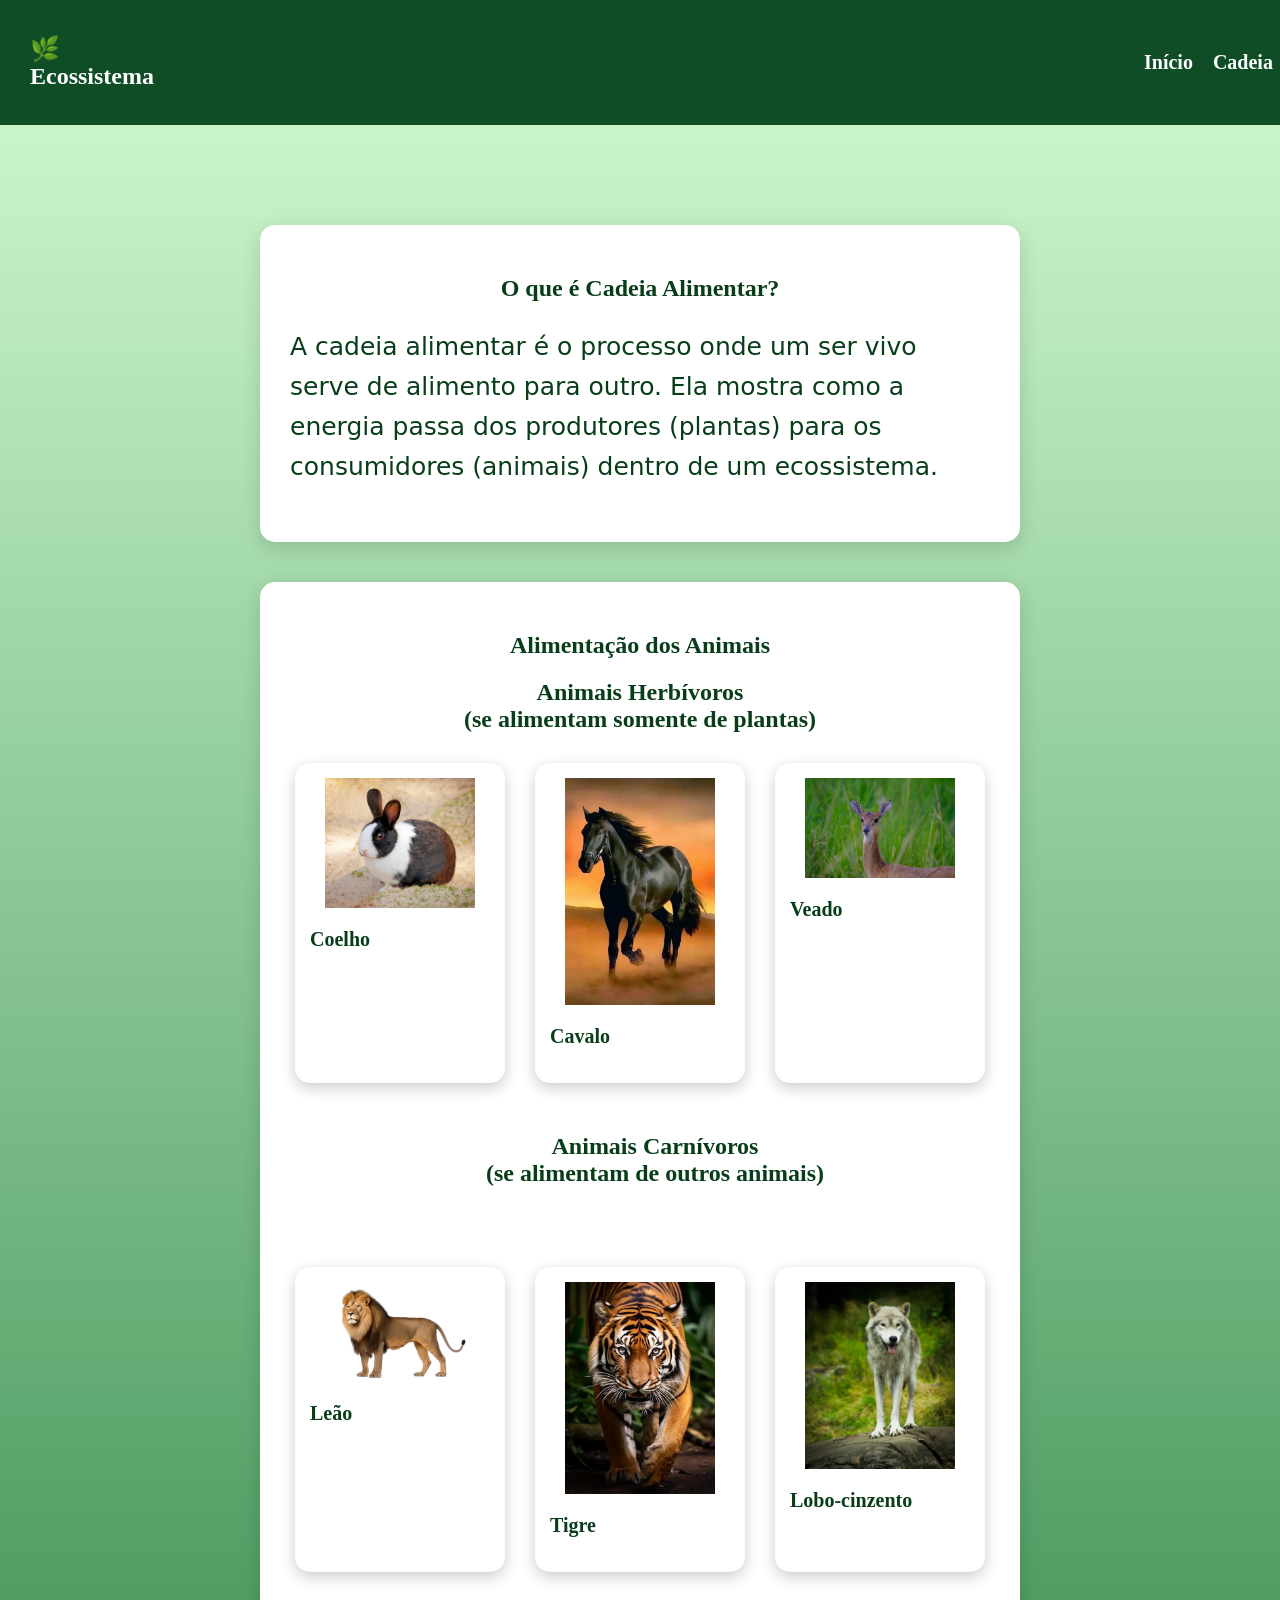
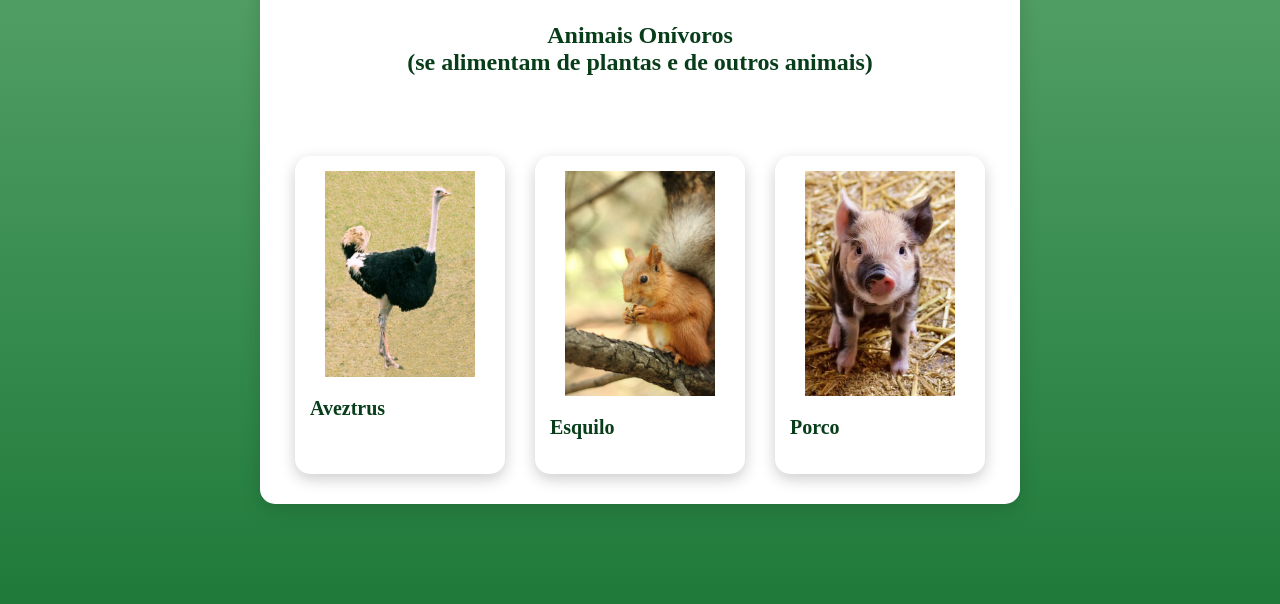
<file: index.html>
<!DOCTYPE html>
<html lang="pt-br">
<head>
<meta name="viewport" content="width=device-width, initial-scale=1.0">
<meta charset="UTF-8">
<title>Ecossistema - Cadeia Alimentar</title>
<link rel="stylesheet" href="style.css">
</head>
<body>

<nav>
  <h2>🌿 Ecossistema</h2>
  <ul>
    <li><a href="#inicio">Início</a></li>
    <li><a href="cadeia.html">Cadeia</a></li>
    <li><a href="animais.html">Animais</a></li>
  </ul>
</nav>

<section id="inicio" class="secao">
    <div class="card-explicacao">
  <h1>O que é Cadeia Alimentar?</h1>
  <p>
    A cadeia alimentar é o processo onde um ser vivo serve de alimento para outro.
    Ela mostra como a energia passa dos produtores (plantas) para os consumidores
    (animais) dentro de um ecossistema.
  </p>
    </div>
    <div class="card-animais">

<h1>Alimentação dos Animais</h1>
  <h2>Animais Herbívoros<br>(se alimentam somente de plantas)</br></h2>

  <div class="cards-animais">

    <div class="card-animal">
      <img src="coelho.jfif">
      <p>Coelho</p>
    </div>

    <div class="card-animal">
      <img src="cavalo.webp">
      <p>Cavalo</p>
    </div>

    <div class="card-animal">
      <img src="veado.jpg">
      <p>Veado</p>
</div>
      <br><h2>Animais Carnívoros<br>(se alimentam de outros animais)</br></h2>
      <div class="cards-animais">

        <div class="card-animal">
          <img src="leao.png">
          <p>Leão</p>
        </div>
    
        <div class="card-animal">
          <img src="tigre.webp">
          <p>Tigre</p>
        </div>
    
        <div class="card-animal">
          <img src="lobo.webp">
          <p>Lobo-cinzento</p>
        </div>

      <h2>Animais Onívoros<br>(se alimentam de plantas e de outros animais)</br></h2>
      <div class="cards-animais">

        <div class="card-animal">
          <img src="aveztrus.jfif">
          <p>Aveztrus</p>
        </div>
    
        <div class="card-animal">
          <img src="esquilo.jpg">
          <p>Esquilo</p>
        </div>
    
        <div class="card-animal">
          <img src="porco.webp">
          <p>Porco</p>
        </div>

</section>
</body>
</html>
</file>
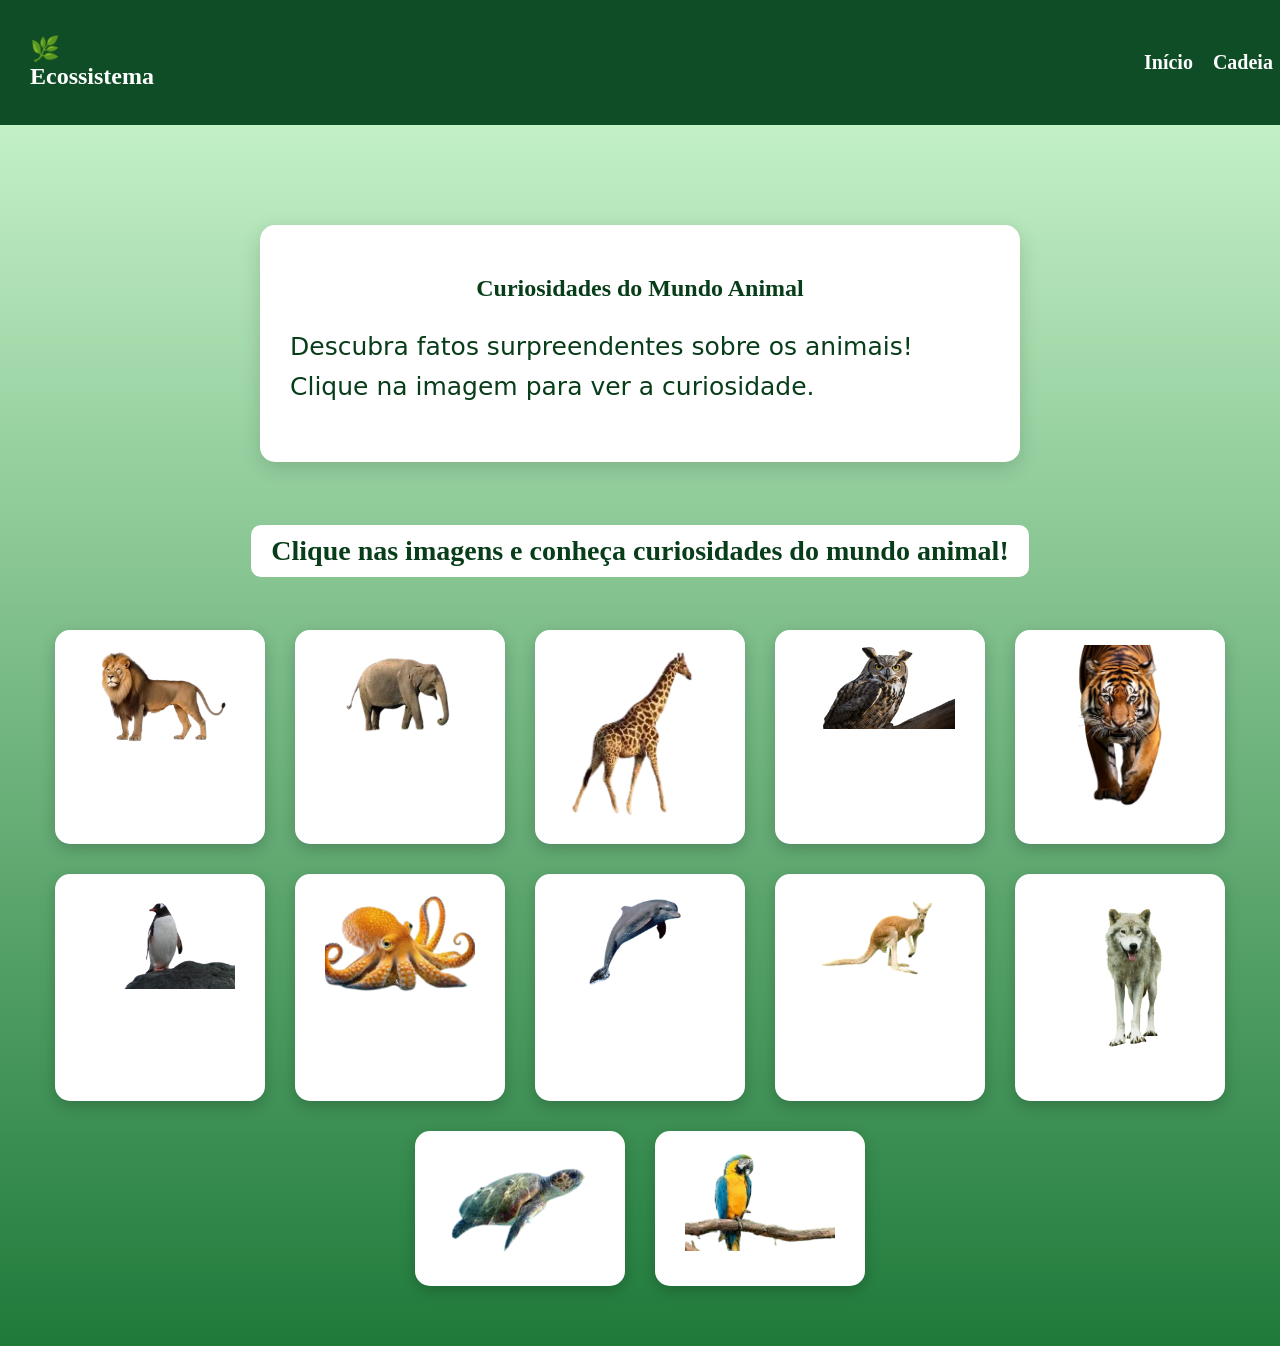
<file: animais.html>
<!DOCTYPE html>
<html lang="pt-br">
    <meta charset="UTF-8">
    <meta name="viewport" content="width=device-width, initial-scale=1.0">
<head>
    <meta charset="UTF-8">
    <title>Curiosidades do Mundo Animal</title>
    <link rel="stylesheet" href="style.css">
</head>
<body>
    
<nav>
    <h2>🌿 Ecossistema</h2>
    <ul>
      <li><a href="index.html">Início</a></li>
      <li><a href="cadeia.html">Cadeia</a></li>
      <li><a href="animais.html">Animais</a></li>
    </ul>
</nav>

<section class="secao">
    <div class="card-explicacao">
      <h1>Curiosidades do Mundo Animal</h1>
      <p>
        Descubra fatos surpreendentes sobre os animais! Clique na imagem para ver a curiosidade.
      </p>
    </div>
        <h1 class="titulo-cadeia"> Clique nas imagens e conheça curiosidades do mundo animal!</h1>

    <div class="cards-animais">


        <div class="card-animal" onclick="toggleCuriosidade(this)">
            <img src="leao.png" alt="Leão">
            <p class="curiosidade">Leão: Dormem até 20h por dia.</p>
        </div>

        <div class="card-animal" onclick="toggleCuriosidade(this)">
            <img src="elefante.png" alt="Elefante">
            <p class="curiosidade">Elefantes sentem a chuva a quilômetros de distância.</p>
        </div>

        <div class="card-animal" onclick="toggleCuriosidade(this)">
            <img src="girafa.png" alt="Girafa">
            <p class="curiosidade">Girafas têm língua azul e longa, até 50cm.</p>
        </div>

        <div class="card-animal" onclick="toggleCuriosidade(this)">
            <img src="coruja.png" alt="Coruja">
            <p class="curiosidade">Corujas giram a cabeça quase 270°.</p>
        </div>

        <div class="card-animal" onclick="toggleCuriosidade(this)">
            <img src="tigre2.png" alt="Tigre" id="tigre2">
            <p class="curiosidade">Os tigres são nadadores incríveis e adoram água.</p>
        </div>

        <div class="card-animal" onclick="toggleCuriosidade(this)">
            <img src="pinguim.png" alt="Pinguim">
            <p class="curiosidade">Pinguins têm uma camada de gordura que os mantém aquecidos.</p>
        </div>

        <div class="card-animal" onclick="toggleCuriosidade(this)">
            <img src="polvo.png" alt="Polvo">
            <p class="curiosidade">Polvos podem mudar a cor e a textura do corpo para se camuflar.</p>
        </div>

        <div class="card-animal" onclick="toggleCuriosidade(this)">
            <img src="golfinho.png" alt="Golfinho">
            <p class="curiosidade">Golfinhos se reconhecem em espelhos, mostrando consciência de si.</p>
        </div>

        <div class="card-animal" onclick="toggleCuriosidade(this)">
            <img src="canguru.png" alt="Canguru">
            <p class="curiosidade">Cangurus usam a cauda como terceiro pé para se equilibrar.</p>
        </div>

        <div class="card-animal" onclick="toggleCuriosidade(this)">
            <img src="lobo2.png" alt="Lobo">
            <p class="curiosidade">Os lobos se comunicam uivando para manter o grupo unido.</p>
        </div>

        <div class="card-animal" onclick="toggleCuriosidade(this)">
            <img src="tartaruga.png" alt="Tartaruga">
            <p class="curiosidade">Tartarugas podem viver mais de 100 anos.</p>
        </div>

        <div class="card-animal" onclick="toggleCuriosidade(this)">
            <img src="arara.png" alt="Arara">
            <p class="curiosidade">Araras podem viver até 60 anos e são ótimas imitadoras.</p>
        </div>

    </div>

</section>

<script src="index.js"></script>
</body>
</html>
</file>
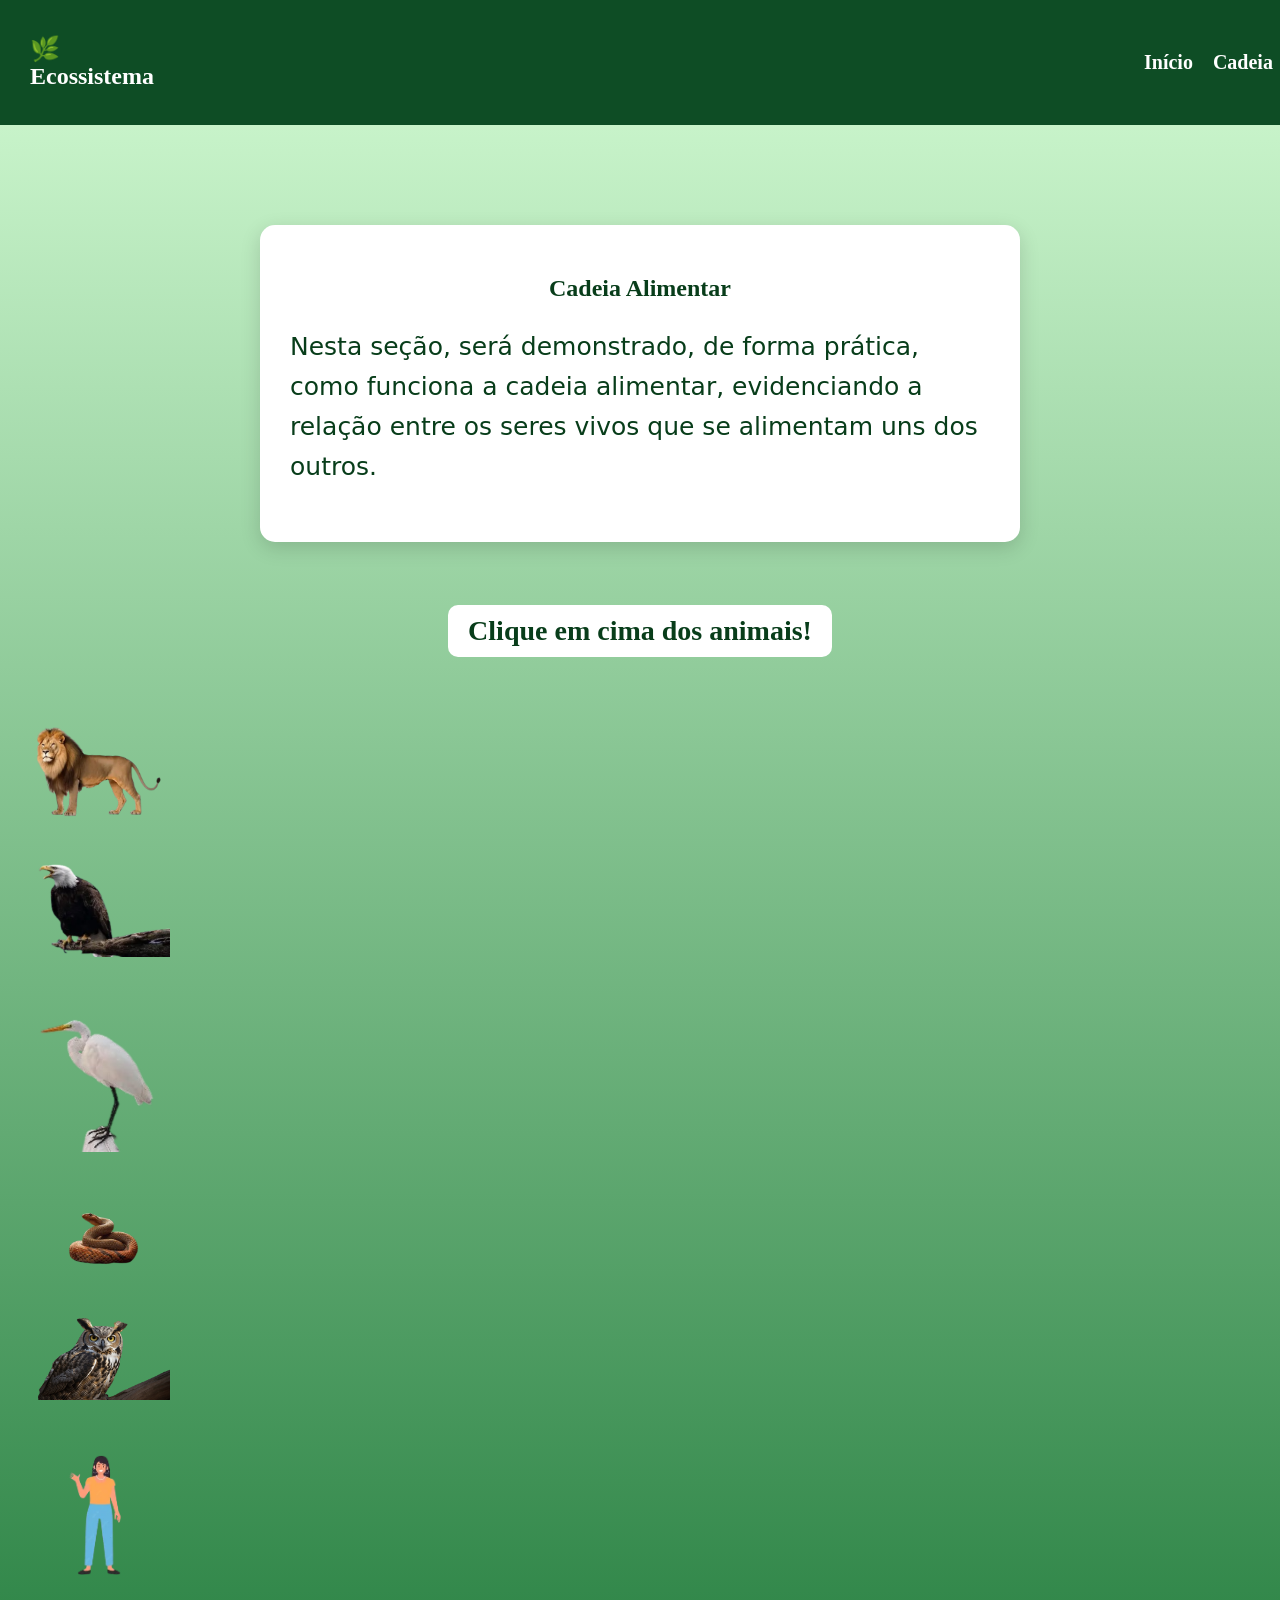
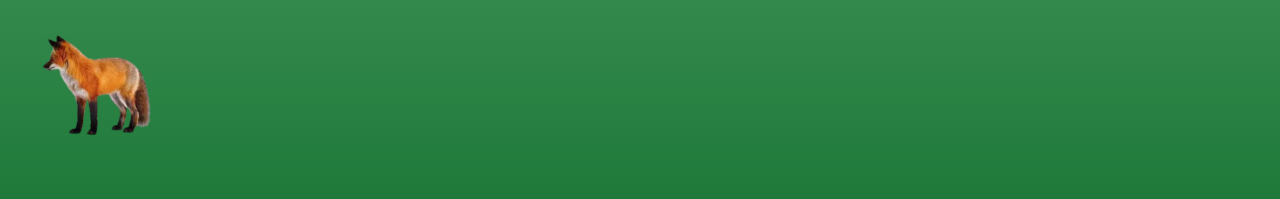
<file: cadeia.html>
<!DOCTYPE html>
<html lang="pt-br">
<head>
  <meta name="viewport" content="width=device-width, initial-scale=1.0">
<meta charset="UTF-8">
<title>Cadeia Alimentar</title>
<link rel="stylesheet" href="style.css">
</head>
<body>


<nav>
  <h2>🌿 Ecossistema</h2>
  <ul>
    <li><a href="index.html">Início</a></li>
    <li><a href="cadeia.html">Cadeia</a></li>
    <li><a href="animais.html">Animais</a></li>
  </ul>
</nav>

<section class="secao">
  <div class="card-explicacao">
    <h1>Cadeia Alimentar</h1>
    <p>
        Nesta seção, será demonstrado, de forma prática, como funciona a cadeia alimentar, evidenciando a relação entre os seres vivos que se alimentam uns dos outros.    </p>
  </div>

  <h1 class="titulo-cadeia">Clique em cima dos animais!</h1>

  <div class="cadeia-pratica">

    <img src="leao.png" class="animal" onclick="mostrarSeta()"> 
    <img src="seta.png" id="seta" class="seta">  
    <img src="raposa.png" id="raposa" class="animal-proximo">
    <img src="seta.png" id="seta2" class="seta">
    <img src="coelho.png" id="coelho" class="animal-proximo">
    <img src="seta.png" id="seta3" class="seta">
    <img src="cenoura.png" id="cenoura" class="animal-proximo">
    </div>
  
    <div class="cadeia-pratica">

    <img src="gaviao.png" class="animal" onclick="mostrarSeta2()">
  
    <img src="seta.png" id="seta4" class="seta"> 
    <img src="cobra.png" id="cobra" class="animal-proximo"> 
    <img src="seta.png" id="seta5" class="seta">
    <img src="sapo.png" id="sapo" class="animal-proximo">
    <img src="seta.png" id="seta6" class="seta">
    <img src="grilo.png" id="grilo" class="animal-proximo">
    <img src="seta.png" id="seta7" class="seta">
    <img src="grama.png" id="grama" class="animal-proximo">

  </div>
  <div class="cadeia-pratica">

    <img src="garça.png" class="animal" onclick="mostrarSeta3()">
    <img src="seta.png" id="seta8" class="seta">
    <img src="peixe_maior.png" id="peixe" class="animal-proximo">
    <img src="seta.png" id="seta9" class="seta">
    <img src="lambari.png" id="lambari" class="animal-proximo">
    <img src="seta.png" id="seta10" class="seta">
    <img src="caramujo.png" id="caramujo" class="animal-proximo">
    <img src="seta.png" id="seta11" class="seta">
    <img src="algas.png" id="algas" class="animal-proximo">
</div>

<div class="cadeia-pratica">

    <img src="cobra.png" class="animal" onclick="mostrarSeta4()">
    <img src="seta.png" id="seta12" class="seta">  
    <img src="passaro.png" id="passaro" class="animal-proximo"> 
    <img src="seta.png" id="seta13" class="seta"> 
    <img src="lagarta.png" id="lagarta" class="animal-proximo">
    <img src="seta.png" id="seta14" class="seta">
    <img src="folhas.png" id="folhas" class="animal-proximo">
</div>

<div class="cadeia-pratica">

    <img src="coruja.png" class="animal" onclick="mostrarSeta5()">
    <img src="seta.png" id="seta15" class="seta">  
    <img src="cobra.png" id="cobra3" class="animal-proximo"> 
    <img src="seta.png" id="seta16" class="seta"> 
    <img src="rato.png" id="rato" class="animal-proximo">
    <img src="seta.png" id="seta17" class="seta">
    <img src="capim.png" id="capim" class="animal-proximo">
</div>

<div class="cadeia-pratica">

    <img src="pessoa.png" class="animal" onclick="mostrarSeta6()">
    <img src="seta.png" id="seta18" class="seta">  
    <img src="vaca.png" id="vaca" class="animal-proximo"> 
    <img src="seta.png" id="seta19" class="seta"> 
    <img src="capim.png" id="capim2" class="animal-proximo">

</div>
<div class="cadeia-pratica">

    <img src="raposa2.png" class="animal" onclick="mostrarSeta7()">
    <img src="seta.png" id="seta20" class="seta">  
    <img src="galinha.png" id="galinha" class="animal-proximo"> 
    <img src="seta.png" id="seta21" class="seta"> 
    <img src="milho.png" id="milho" class="animal-proximo">
</div>
</section>
<script src="index.js"></script>
</body>
</html>
</file>
<file: style.css>
body {
    margin: 0;
    font-family: nunito;
    background: linear-gradient(#d4fcd4, #1f7a3a);
    color: #083d1a;
  }
  
  p{
    font-size: 20px;
    text-align: left;
  }
  
  nav {
    display: flex;
    align-items: center;
    justify-content: flex;
    gap: 950px;
    background: #0e4d25;
    padding: 15px 30px;
    color: white;
  }

  nav ul {
    list-style: none;
    display: flex;
    gap: 20px;
  }
  
  nav a {
    color: white;
    text-decoration: none;
    font-weight: bold;
    font-size: 20px;
  }
  
  nav a:hover{
    color: #62b37a;
  }

  .secao {
    padding: 60px 20px;
    text-align: center;
  }
  
  .cards-animais {
    display: flex;
    justify-content: center;
    gap: 30px;
    margin-top: 30px;
    flex-wrap: wrap;
  }
  
  .card-animal {
    background: white;
    padding: 15px;
    border-radius: 15px;
    width: 180px;
    box-shadow: 0 5px 15px rgba(0,0,0,0.2);
    transition: 0.3s;
  }

  
  .card-animal img {
    width: 150px;
    margin-bottom: 10px;
  }
  
  .card-animal p {
    font-weight: bold;
  }

  .card-explicacao {
    background: white;
    max-width: 700px;
    margin: 40px auto;
    padding: 30px;
    border-radius: 15px;
    box-shadow: 0 6px 20px rgba(0, 0, 0, 0.15);
  }
  
  .card-explicacao:hover {
    box-shadow: 0 10px 30px rgba(0, 0, 0, 0.25);
  }
  
  .card-explicacao h1 {
    margin-bottom: 15px;
  }
  
  .card-explicacao p {
    line-height: 1.6;
    font-family: system-ui, -apple-system, BlinkMacSystemFont, 
    "Segoe UI", Roboto, sans-serif;
    font-size: 25px;
  }

  .card-animais {
    background: white;
    max-width: 700px;
    margin: 40px auto;
    padding: 30px;
    border-radius: 15px;
    box-shadow: 0 6px 20px rgba(0, 0, 0, 0.15);
}
  
  .card-animais:hover {
    box-shadow: 0 10px 30px rgba(0, 0, 0, 0.25);
  }
  
  .card-animais h1 {
    margin-bottom: 15px;
  }
  
  .card-animis{
    line-height: 1.6;
  }
  .cadeia-pratica {
    margin-top: 40px;
    display: flex;
    align-items: center;
    gap: 20px;
  }
  
  .animal {
    width: 150px;
    cursor: pointer;
  }
  
  .animal-proximo {
    width: 150px;
    display: none;
  }
  
  .seta {
    display: none;
    width: 80px;
  }
  
  .ativo {
    display: inline;
  }
  
  .titulo-cadeia {
    background: white;
    display: inline-block; 
    padding: 10px 20px;
    border-radius: 10px;
    font-size: 28px;
  }

  .card-animal {
    background: white;
    padding: 15px;
    border-radius: 15px;
    width: 180px;
    box-shadow: 0 5px 15px rgba(0,0,0,0.2);
    transition: transform 0.3s;
    cursor: pointer;
    text-align: center;
}

.card-animal img {
    width: 150px;
    display: block;
    margin: 0 auto 10px auto;
    transition: transform 0.3s;
}

.curiosidade {
    display: none; 
    font-weight: bold;
    font-size: 18px;
    margin-top: 10px;
}

.card-animal.ativo img {
    transform: scale(1.2); 
}

.card-animal.ativo .curiosidade {
    display: block; 
}

#tigre2 {
    width: 115px;  
    height: auto;   
}

#tigre2.ativo {
    width: 140px; 
    transition: 0.3s; 
}
</file>
